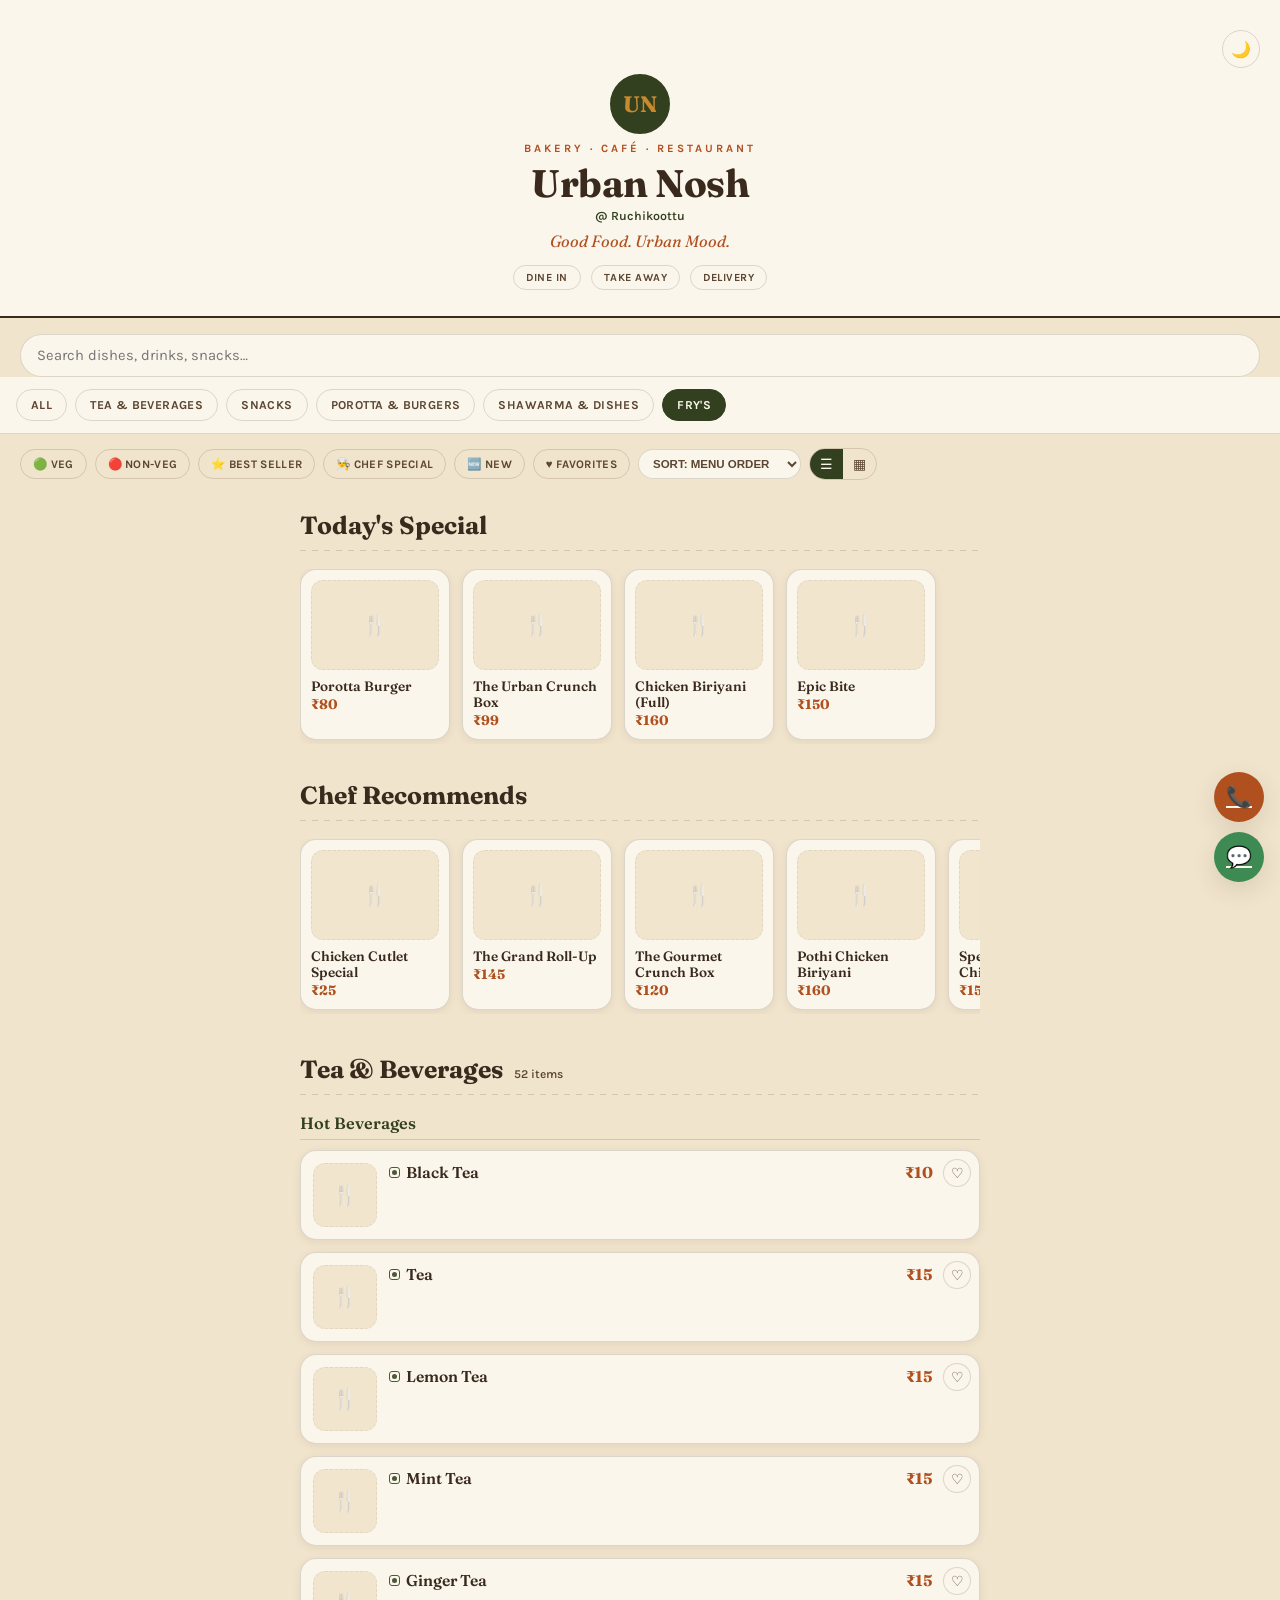
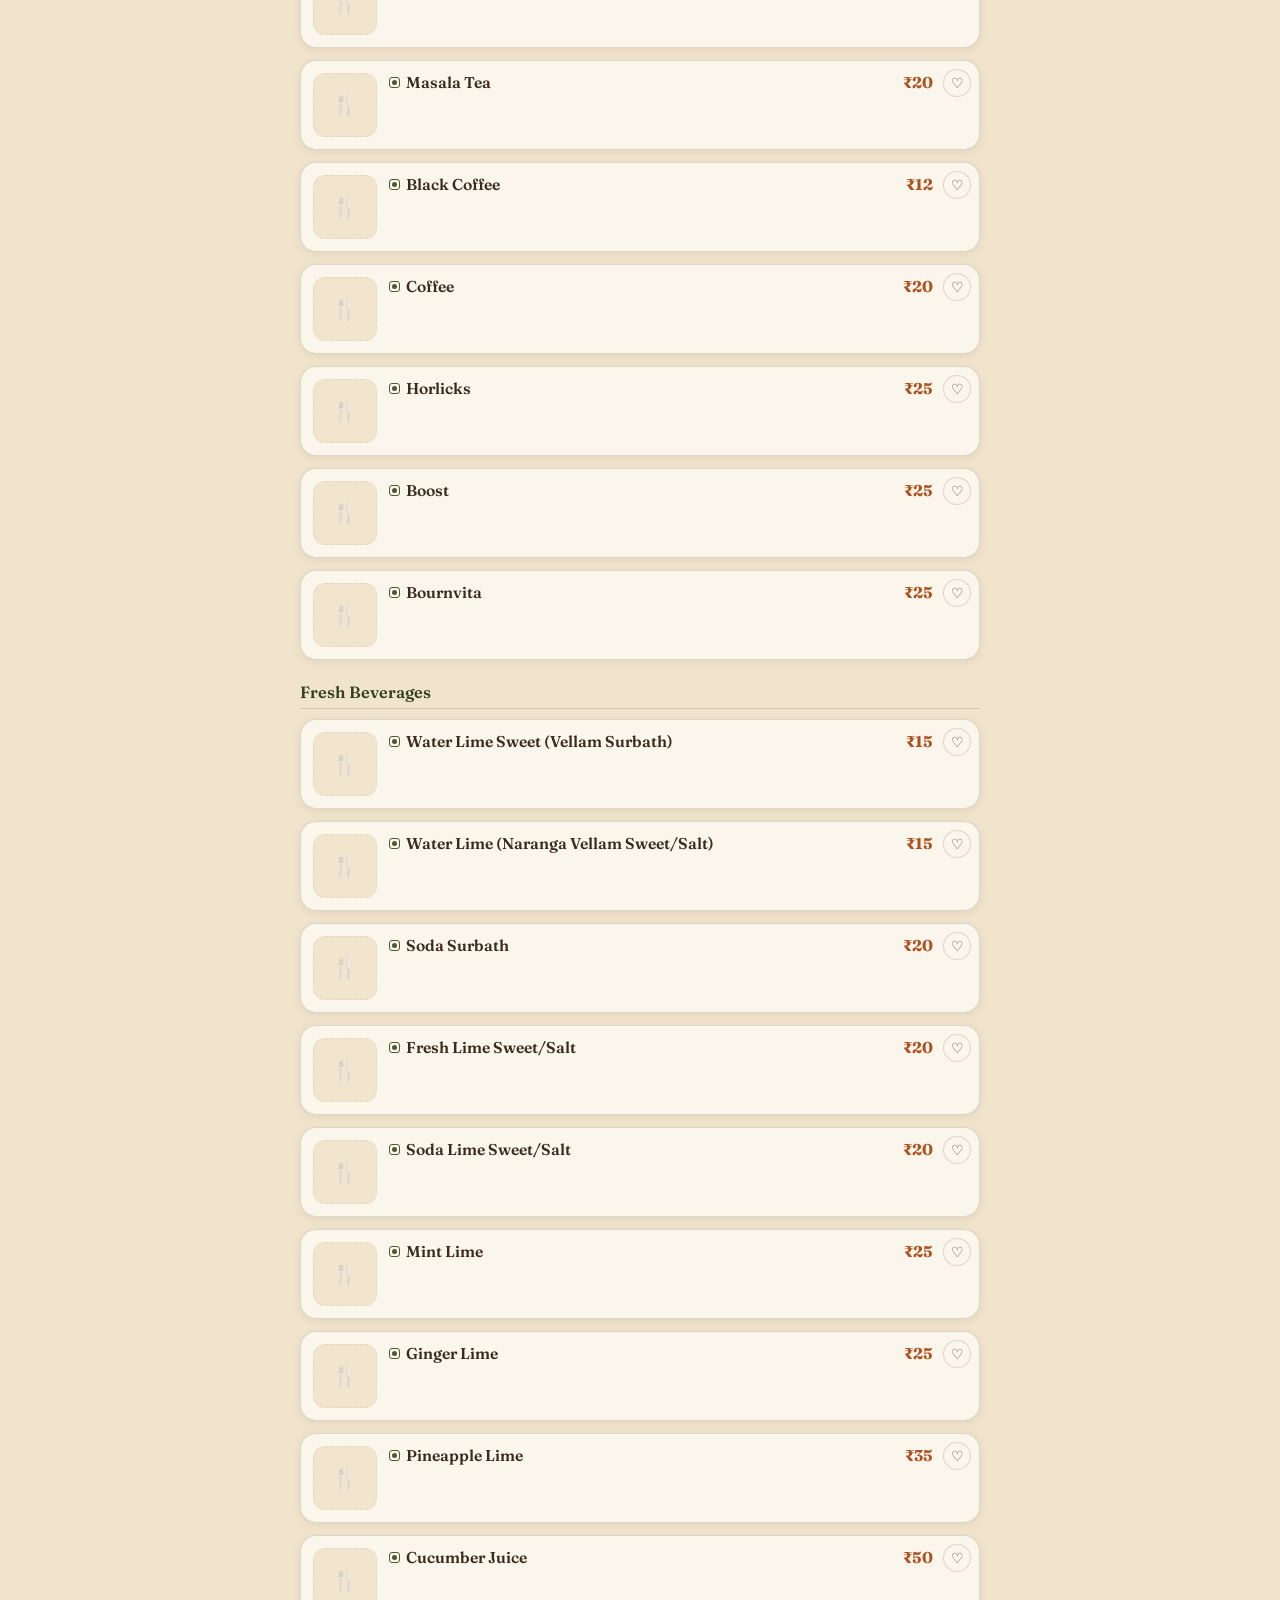
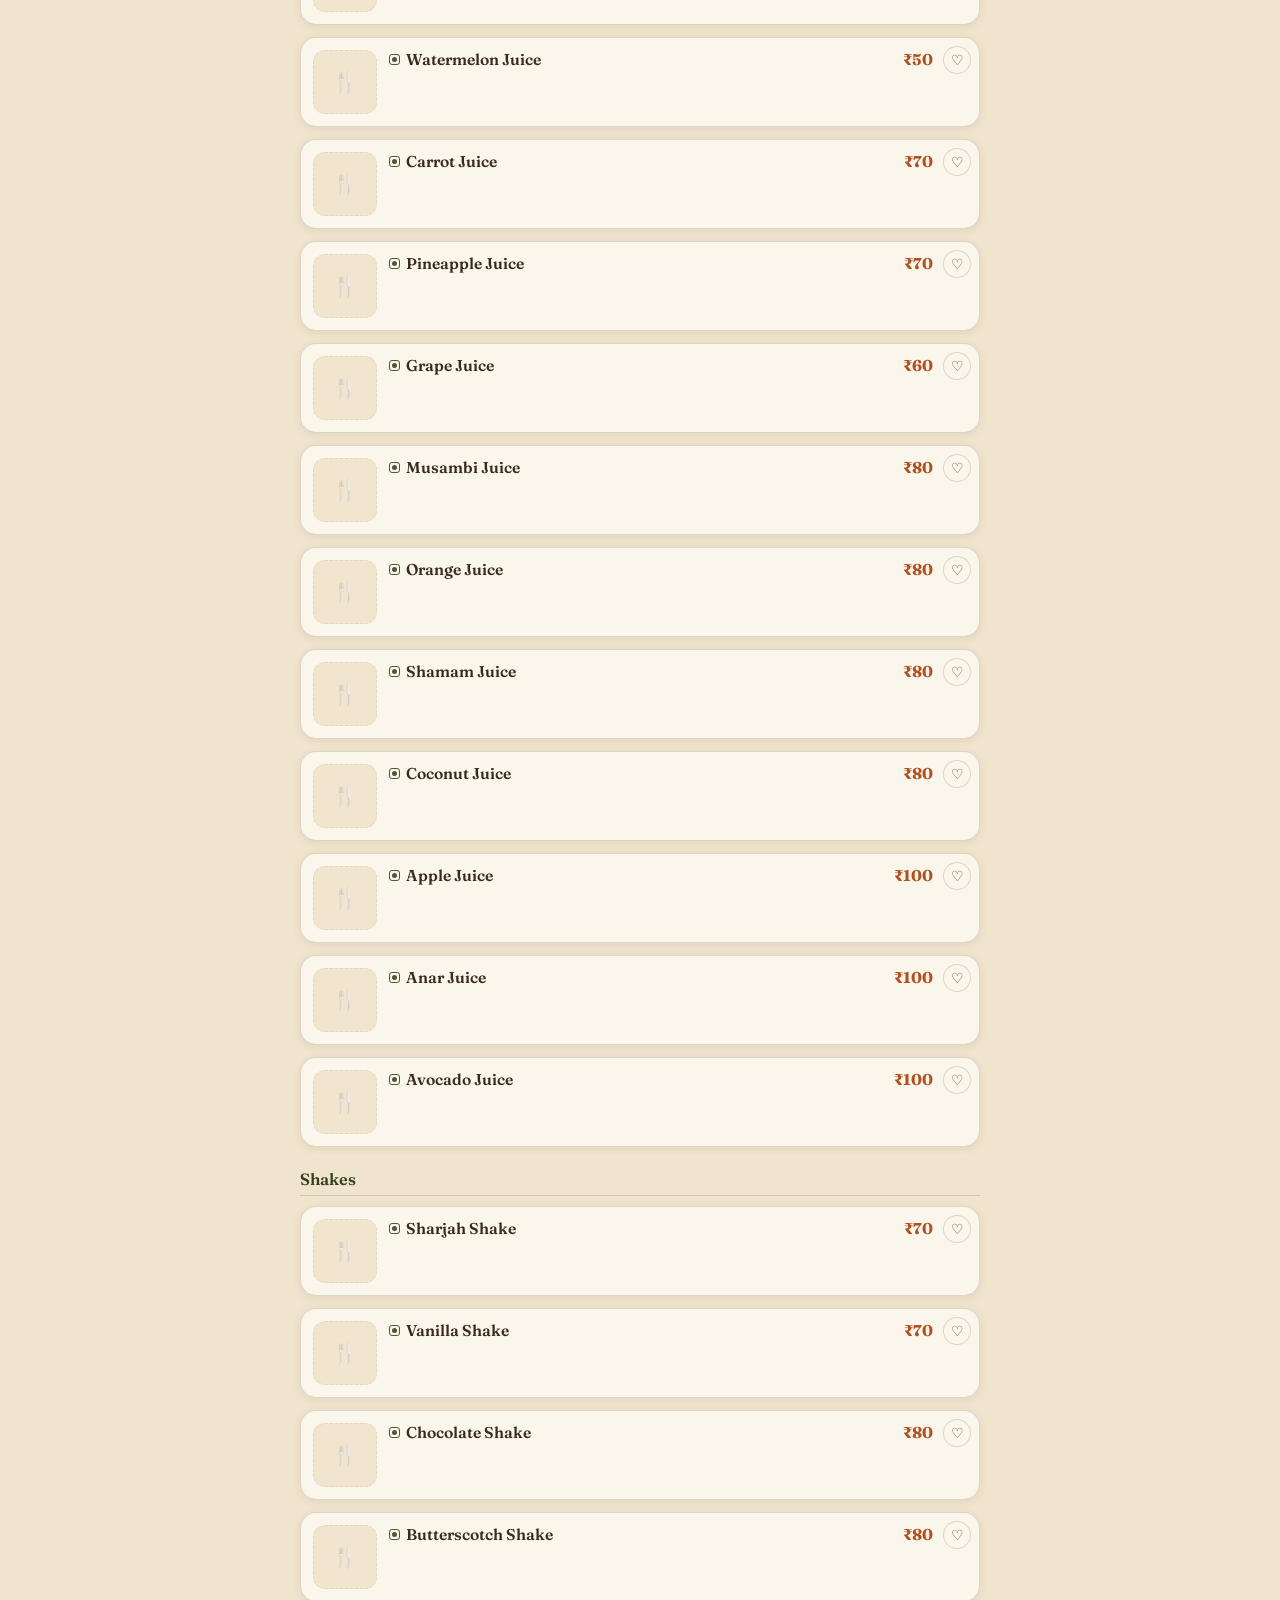
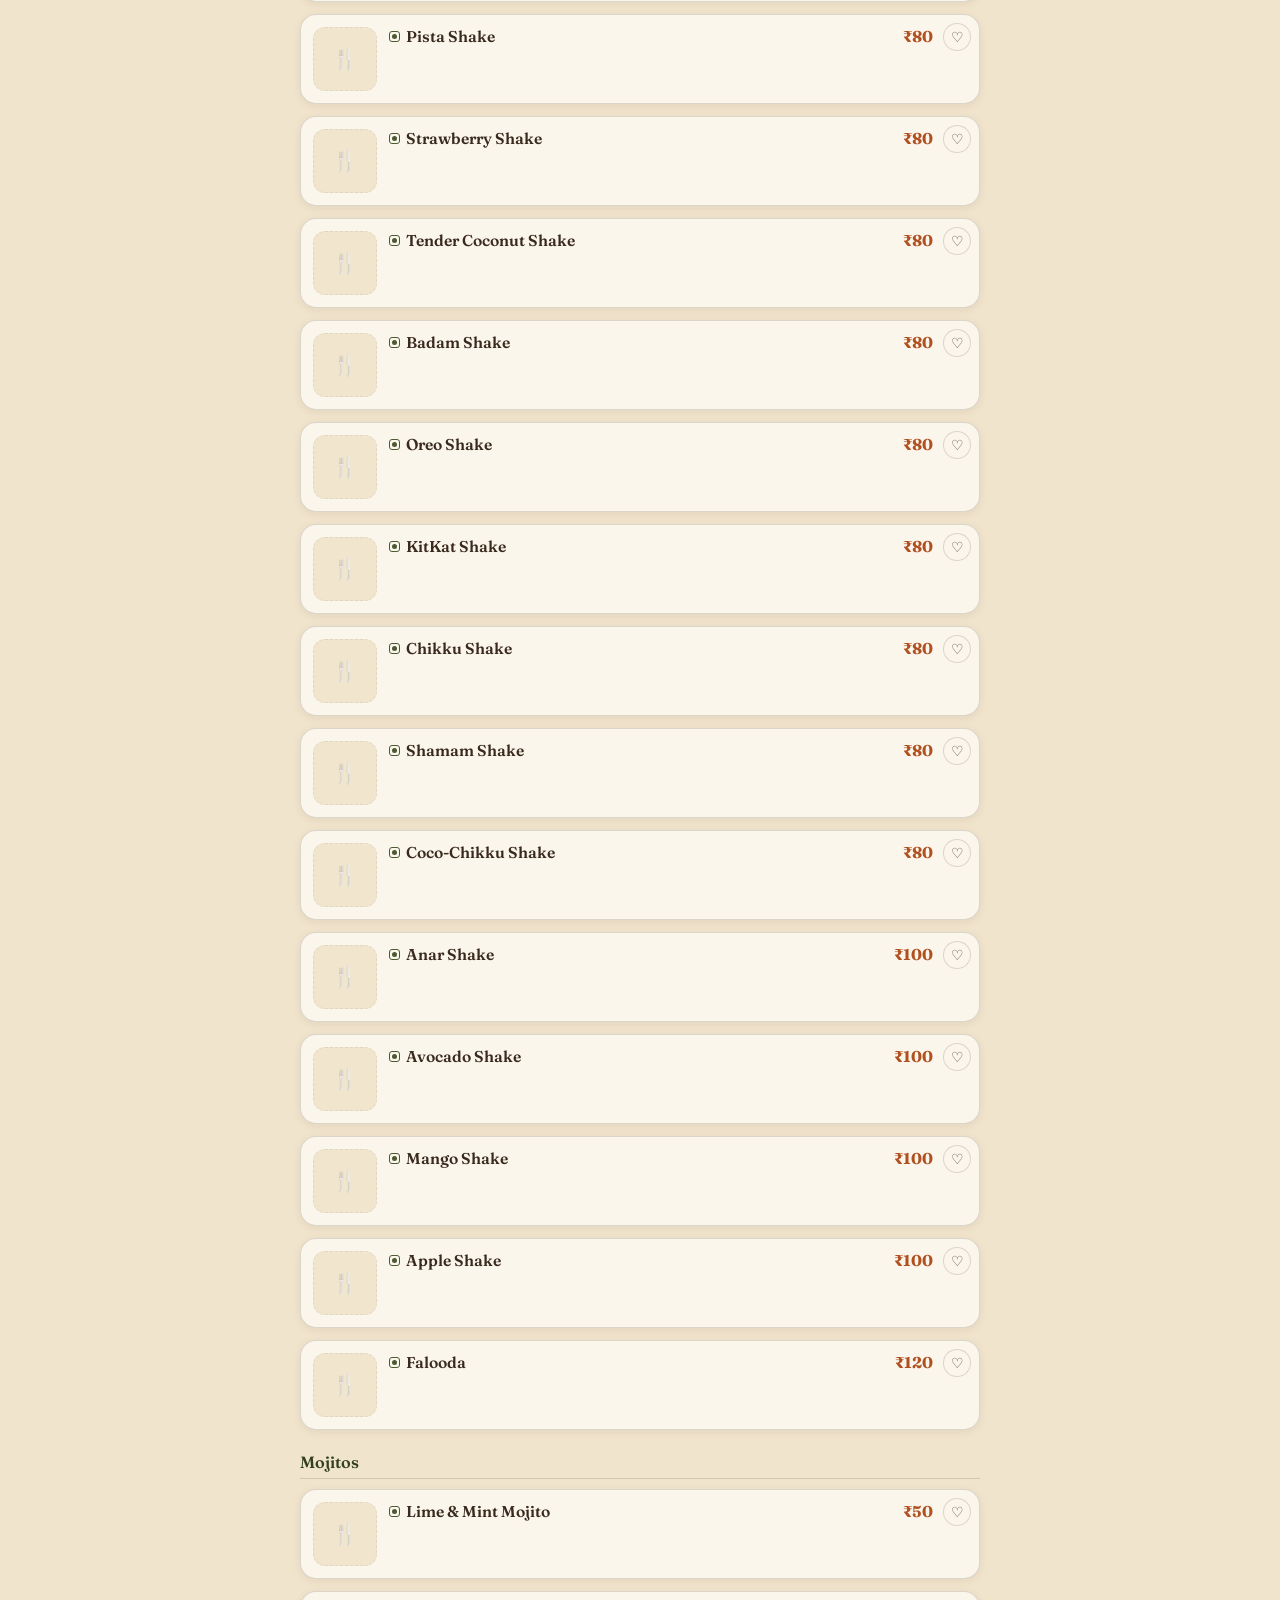
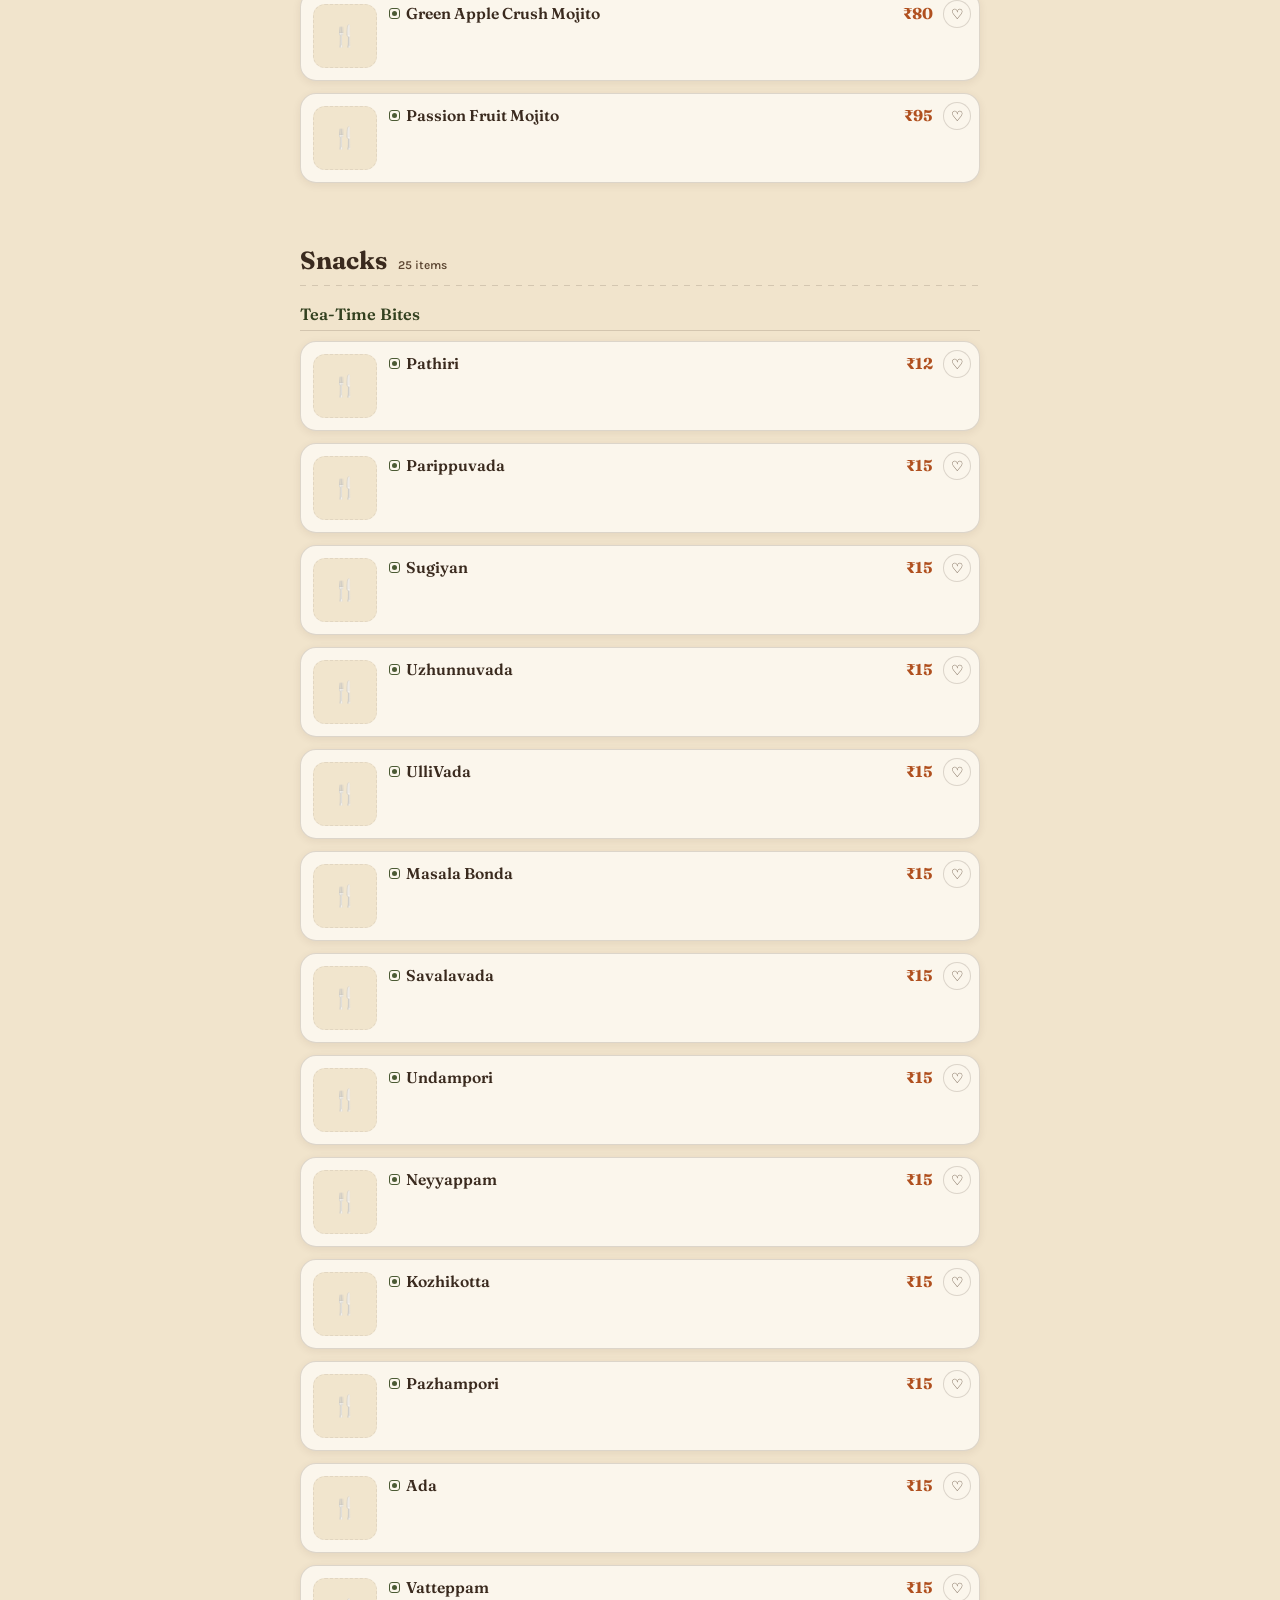
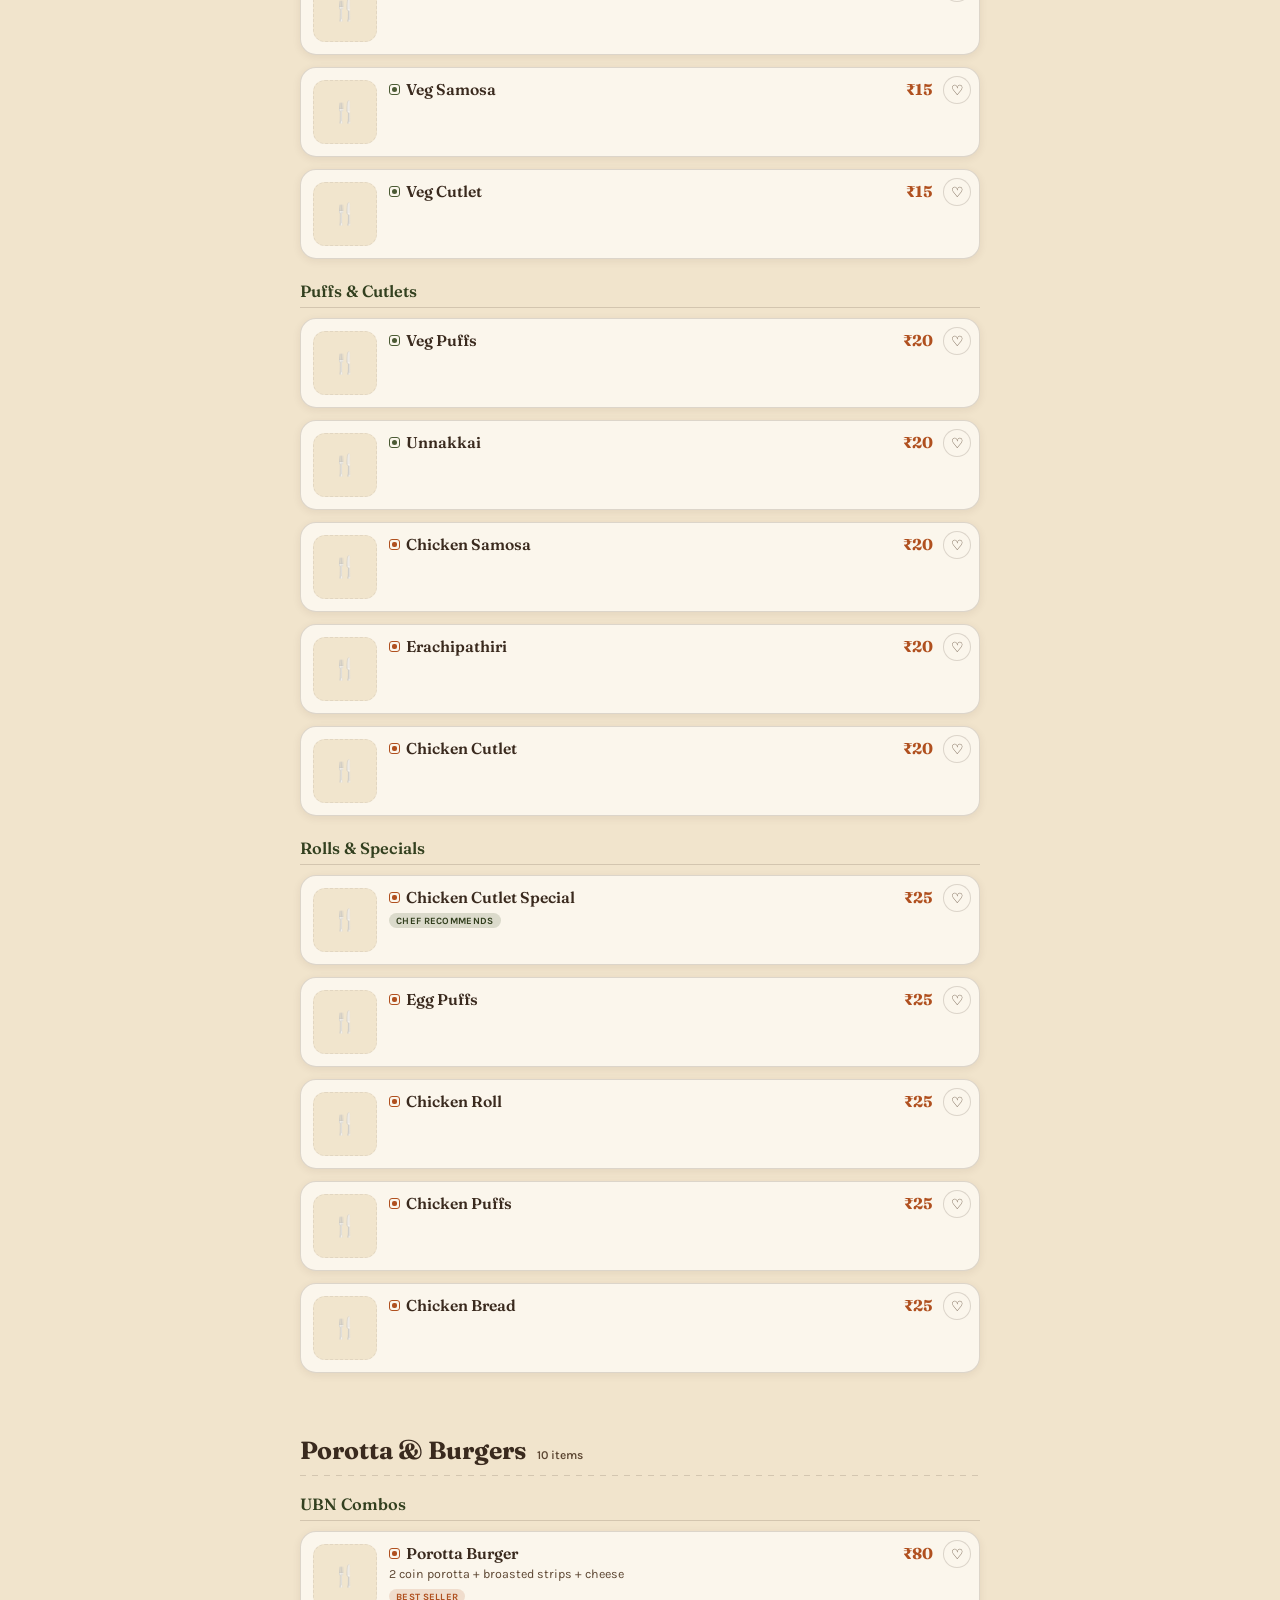
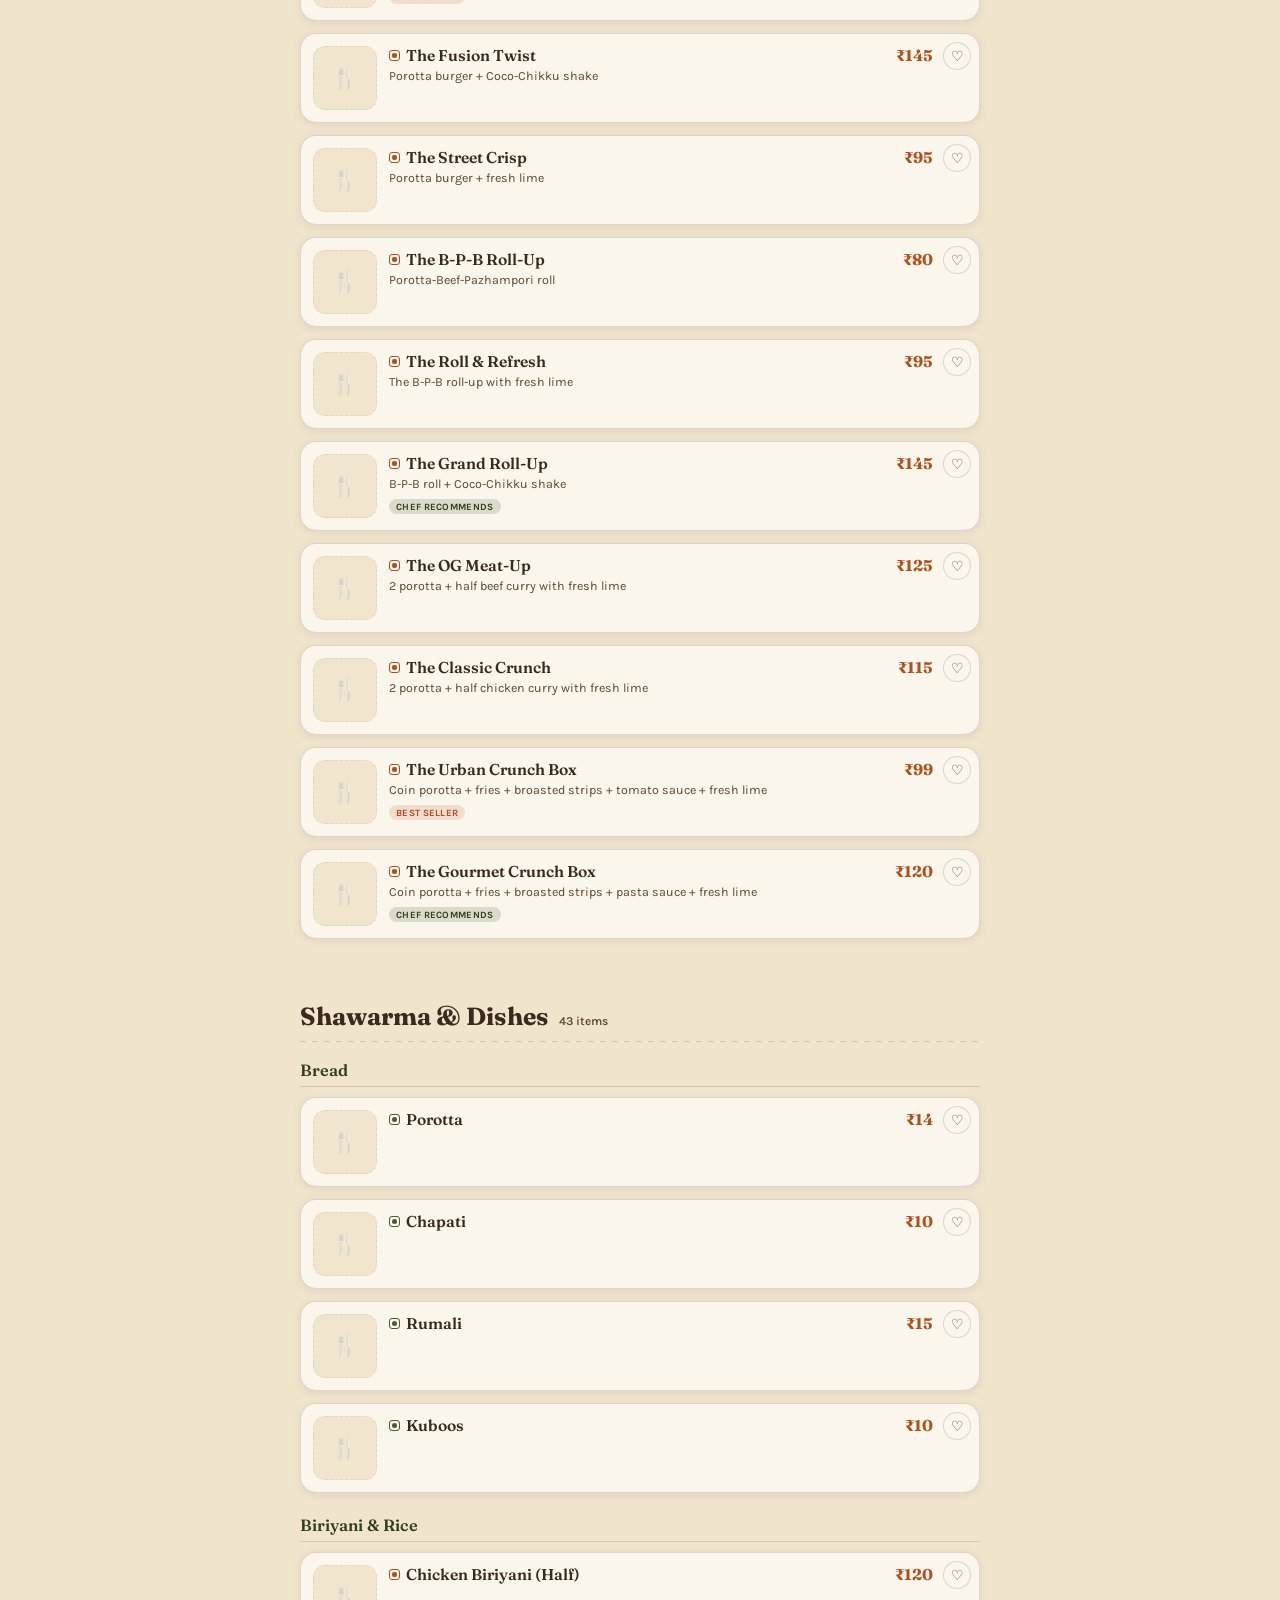
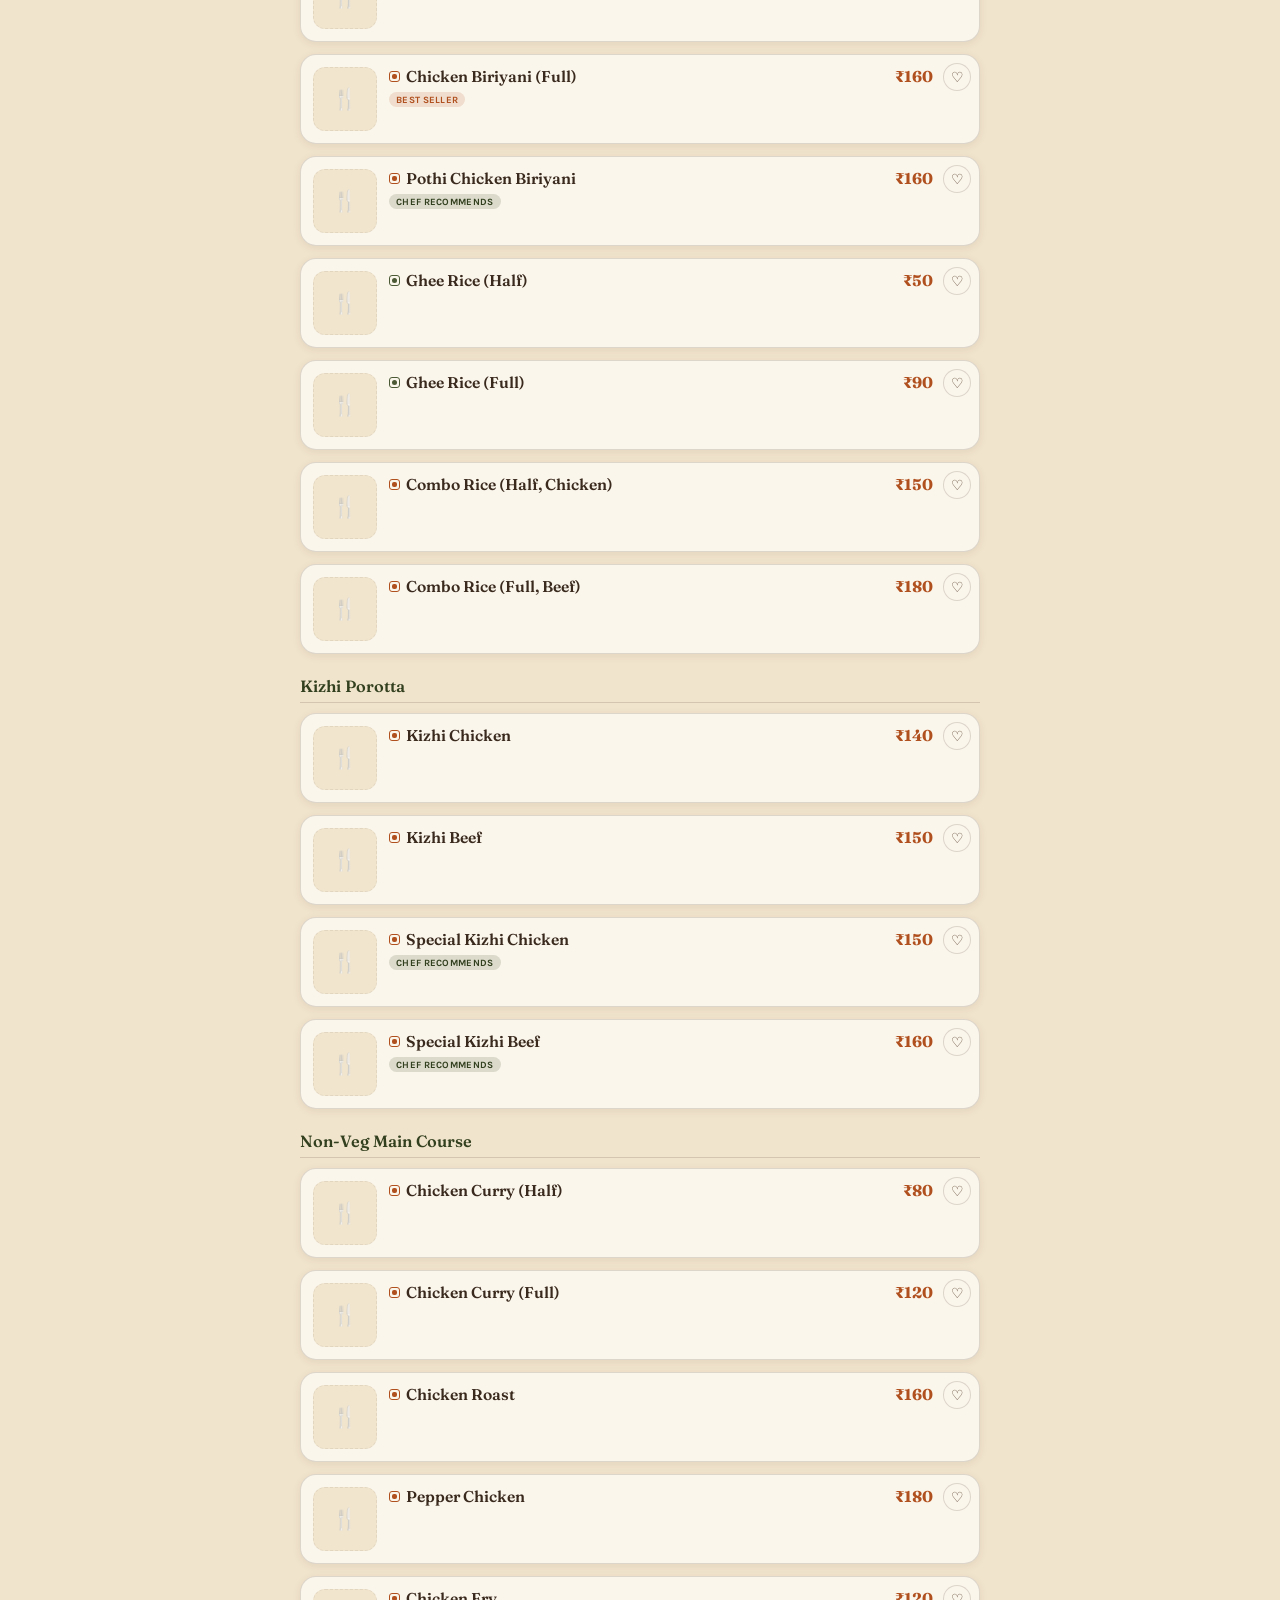
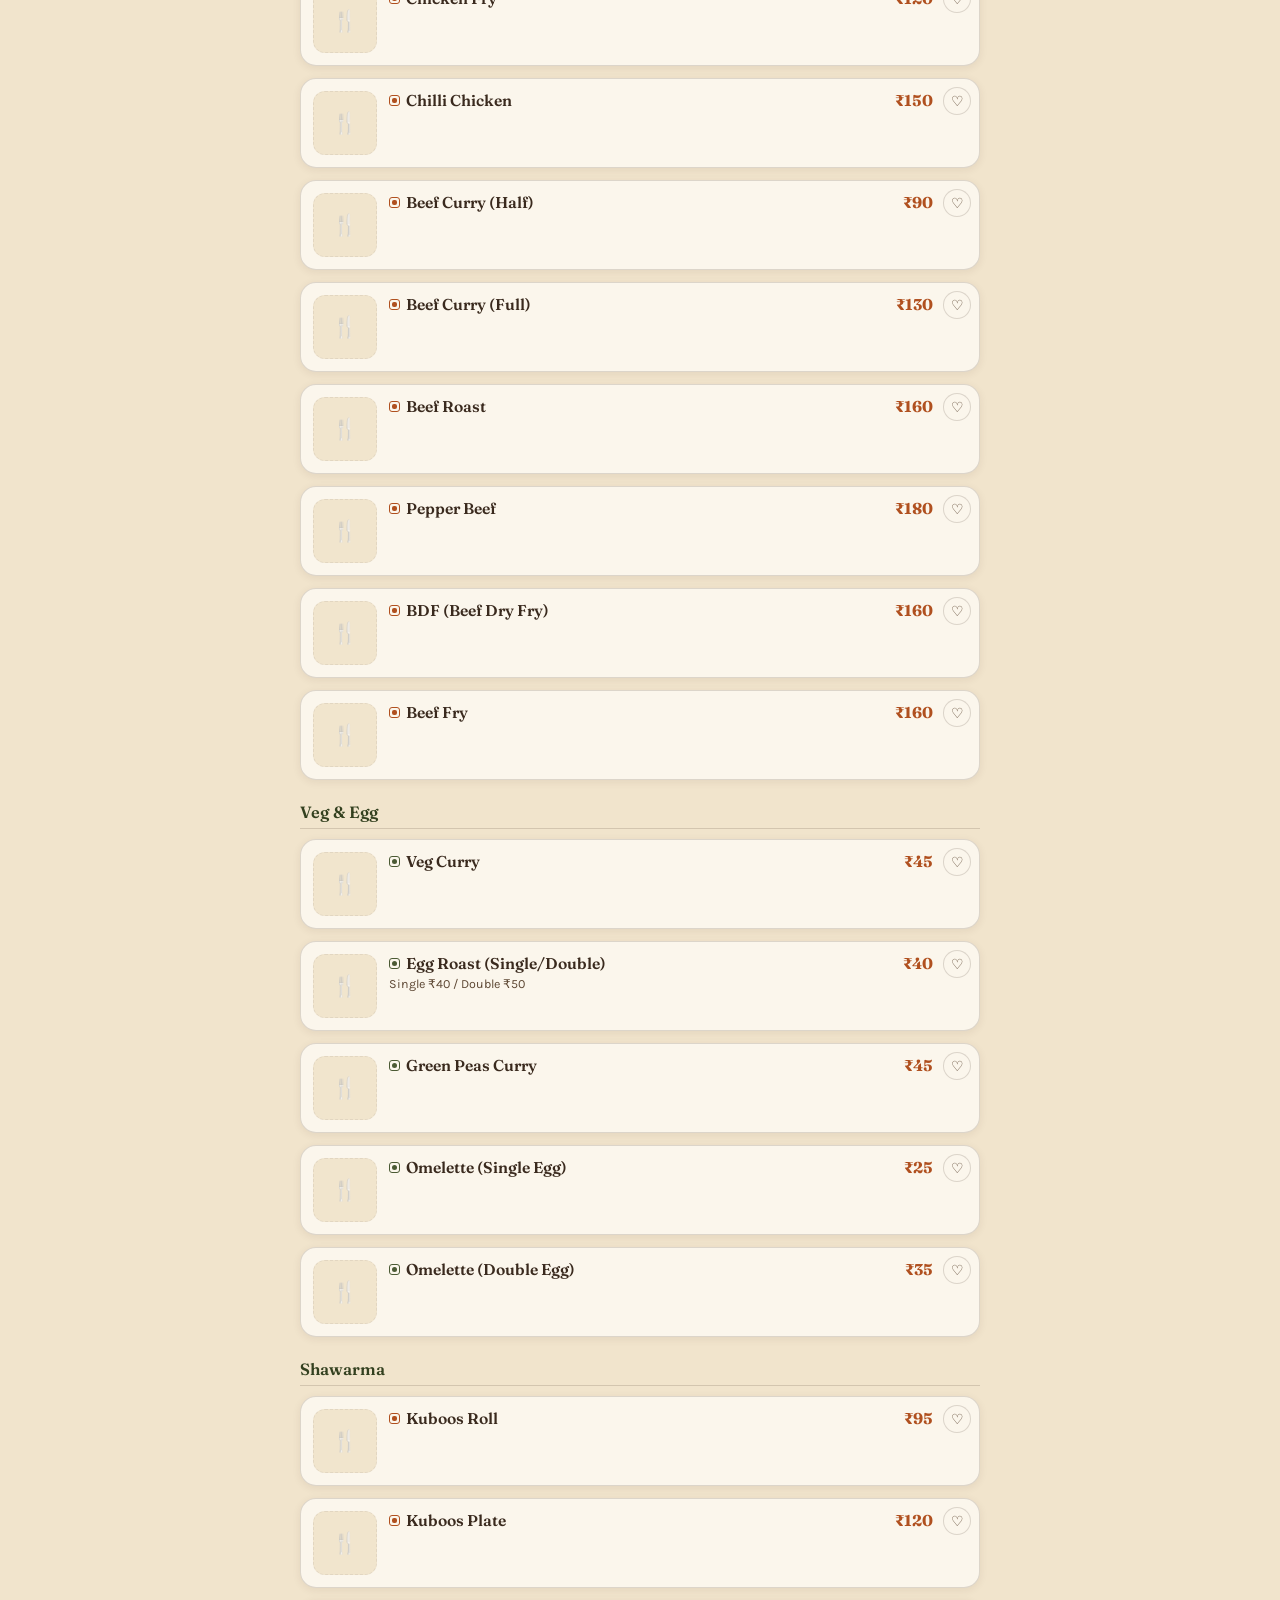
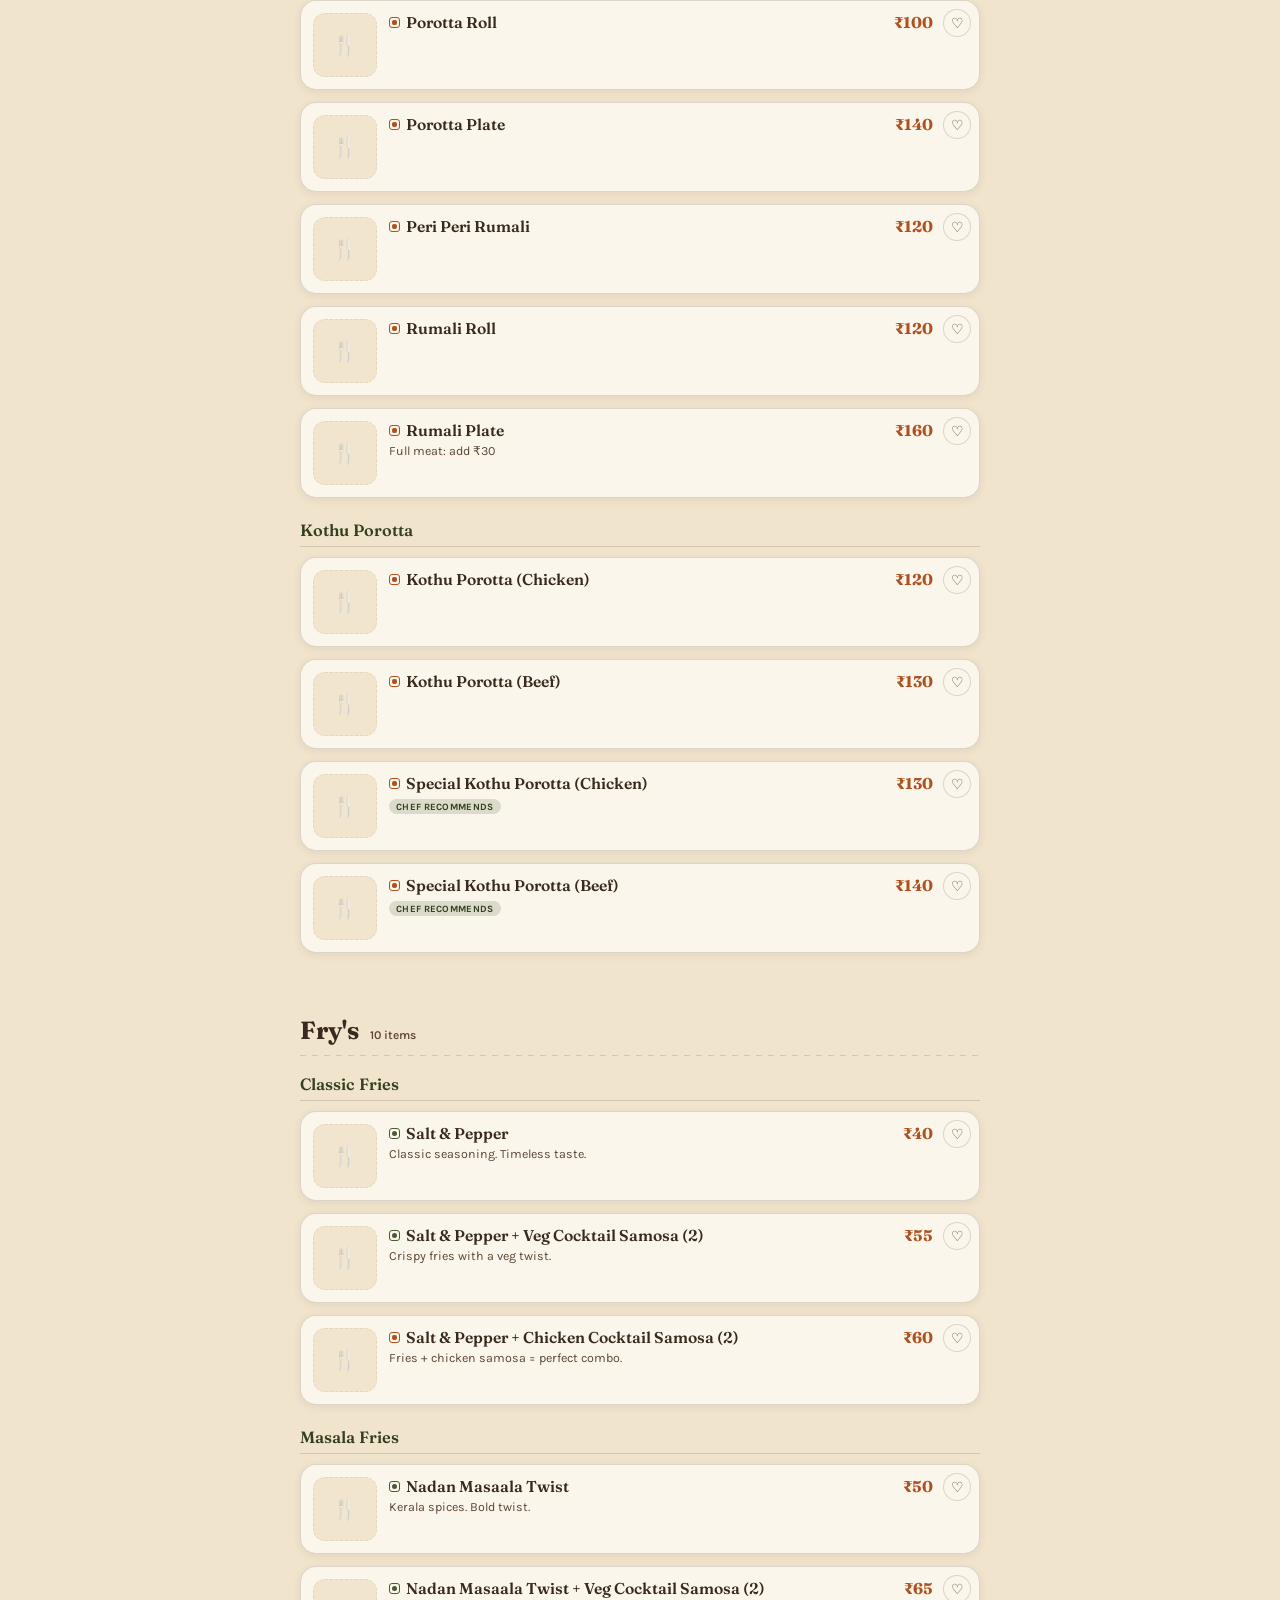
<file: index.html>
<!DOCTYPE html>
<html lang="en">
<head>
<meta charset="UTF-8">
<meta name="viewport" content="width=device-width, initial-scale=1.0, viewport-fit=cover">
<title>Urban Nosh — Menu</title>
<meta name="description" content="Urban Nosh — Good Food. Urban Mood. Browse our full menu: tea, snacks, porotta & burgers, shawarma & dishes, and fries.">
<meta name="theme-color" content="#33401F">

<!-- Open Graph -->
<meta property="og:title" content="Urban Nosh — Menu">
<meta property="og:description" content="Good Food. Urban Mood. Browse the full Urban Nosh menu.">
<meta property="og:type" content="website">

<!-- PWA -->
<link rel="manifest" href="manifest.json">
<link rel="icon" href="assets/icons/icon-192.png">
<link rel="apple-touch-icon" href="assets/icons/icon-192.png">

<link rel="preconnect" href="https://fonts.googleapis.com">
<link rel="preconnect" href="https://fonts.gstatic.com" crossorigin>
<link href="https://fonts.googleapis.com/css2?family=Fraunces:ital,opsz,wght@0,9..144,400;0,9..144,600;0,9..144,700;1,9..144,500&family=Karla:wght@400;500;600;700&display=swap" rel="stylesheet">
<link rel="stylesheet" href="style.css">

<!-- Schema.org structured data -->
<script type="application/ld+json">
{
  "@context": "https://schema.org",
  "@type": "Restaurant",
  "name": "Urban Nosh",
  "servesCuisine": ["Kerala", "Indian", "Fast Food", "Cafe"],
  "priceRange": "₹10 - ₹180"
}
</script>
</head>
<body>

<!-- Scroll progress bar -->
<div id="scrollProgress"></div>

<!-- Splash screen -->
<div id="splash">
  <div class="splash-crest" id="logoCrestSplash">UN</div>
  <div class="splash-text">URBAN NOSH</div>
</div>

<!-- Header / Hero -->
<header class="hero">
  <div class="hero-topbar">
    <button class="icon-btn" id="darkModeToggle" aria-label="Toggle dark mode">🌙</button>
  </div>
  <div class="crest" id="logoCrest">UN</div>
  <div class="eyebrow">Bakery · Café · Restaurant</div>
  <h1 class="brand" id="brandName">Urban Nosh</h1>
  <div class="handle" id="brandHandle">@ Ruchikoottu</div>
  <div class="tagline" id="brandTagline">Good Food. Urban Mood.</div>
  <div class="services-row" id="servicesRow"></div>
</header>

<!-- Search -->
<div class="search-bar" id="searchBar">
  <input type="search" id="searchInput" placeholder="Search dishes, drinks, snacks…" aria-label="Search menu">
  <button class="clear-search" id="clearSearch" aria-label="Clear search">✕</button>
  <div id="searchSuggestions"></div>
</div>

<!-- Sticky category nav -->
<nav class="cat-nav" id="catNav" aria-label="Menu categories"></nav>

<!-- Filter / Sort / View controls -->
<div class="controls-bar">
  <button class="filter-chip" data-filter="veg">🟢 Veg</button>
  <button class="filter-chip" data-filter="nonveg">🔴 Non-Veg</button>
  <button class="filter-chip" data-filter="bestSeller">⭐ Best Seller</button>
  <button class="filter-chip" data-filter="chefSpecial">👨‍🍳 Chef Special</button>
  <button class="filter-chip" data-filter="newItem">🆕 New</button>
  <button class="filter-chip" data-filter="favorites">♥ Favorites</button>
  <select class="sort-select" id="sortSelect" aria-label="Sort menu">
    <option value="default">Sort: Menu order</option>
    <option value="priceLow">Price: Low to High</option>
    <option value="priceHigh">Price: High to Low</option>
    <option value="az">A – Z</option>
    <option value="recent">Recently Added</option>
  </select>
  <div class="view-toggle">
    <button class="active" data-view="list" aria-label="List view">☰</button>
    <button data-view="grid" aria-label="Grid view">▦</button>
  </div>
</div>

<div class="wrap">

  <!-- Today's Special -->
  <section class="highlight-strip" id="todaysSpecialSection">
    <div class="sec-head"><h2 class="sec-title">Today's Special</h2></div>
    <hr class="divider">
    <div class="highlight-scroll" id="todaysSpecialScroll"></div>
  </section>

  <!-- Chef Recommends -->
  <section class="highlight-strip" id="chefRecoSection">
    <div class="sec-head"><h2 class="sec-title">Chef Recommends</h2></div>
    <hr class="divider">
    <div class="highlight-scroll" id="chefRecoScroll"></div>
  </section>

  <!-- Full menu, generated entirely from menu.json -->
  <div id="menuSections">
    <div class="skeleton-card"><div class="skeleton-block" style="width:64px;height:64px;"></div><div style="flex:1"><div class="skeleton-block" style="height:14px;width:60%;margin-bottom:8px;"></div><div class="skeleton-block" style="height:10px;width:90%;"></div></div></div>
  </div>

  <!-- About / Hours / Contact -->
  <section class="info-section" id="about">
    <div class="sec-head"><h2 class="sec-title">About Urban Nosh</h2></div>
    <hr class="divider">
    <div class="info-card">
      <h3>Our Story</h3>
      <p>A Kerala-style café and restaurant serving up crispy fries, hand-rolled shawarma, tea-time snacks, and comfort dishes made fresh every day.</p>
    </div>
    <div class="info-card">
      <h3>Opening Hours</h3>
      <p id="infoHours"></p>
    </div>
    <div class="info-card">
      <h3>Visit or Reach Us</h3>
      <p id="infoAddress"></p>
      <p id="infoPhone"></p>
      <div class="social-row" id="socialRow"></div>
    </div>
  </section>

</div>

<footer>
  <div class="fbrand" id="footerBrand">Urban Nosh</div>
  <div class="fline" id="footerHandle">@ Ruchikoottu</div>
  <div class="thanks">Thank you for supporting local</div>
</footer>

<!-- Floating action buttons -->
<div class="fab-stack">
  <button class="fab top" id="topFab" aria-label="Back to top">↑</button>
  <a class="fab call" id="callFab" href="#" aria-label="Call restaurant">📞</a>
  <a class="fab whatsapp" id="whatsappFab" href="#" target="_blank" rel="noopener" aria-label="Order on WhatsApp">💬</a>
</div>

<!-- Item detail modal -->
<div class="modal-overlay" id="modalOverlay" role="dialog" aria-modal="true" aria-label="Item details">
  <div class="modal-sheet">
    <div class="modal-drag"></div>
    <button class="modal-close" id="modalCloseBtn" aria-label="Close">✕</button>
    <div id="modalPhotoWrap"></div>
    <div class="modal-body">
      <div class="modal-title-row">
        <h2 class="modal-title" id="modalTitle"></h2>
        <div class="modal-price" id="modalPrice"></div>
      </div>
      <div class="badge-row" id="modalBadges"></div>
      <p class="modal-desc" id="modalDesc"></p>
      <div class="modal-meta-row">
        <div class="meta-item"><strong id="modalCategory"></strong>Category</div>
        <div class="meta-item"><strong id="modalPrepTime"></strong>Prep time</div>
        <div class="meta-item">
          <div class="spicy-meter" id="modalSpicyMeter"><span></span><span></span><span></span></div>
          Spice level
        </div>
      </div>
      <button class="filter-chip" id="modalFavBtn" style="margin-top:16px;">♡ Add to favorites</button>
    </div>
    <div class="modal-related" id="modalRelatedBlock">
      <h4>You might also like</h4>
      <div class="related-scroll" id="relatedScroll"></div>
    </div>
  </div>
</div>

<!-- Toast -->
<div class="toast" id="toast"></div>

<script src="script.js"></script>
</body>
</html>
</file>
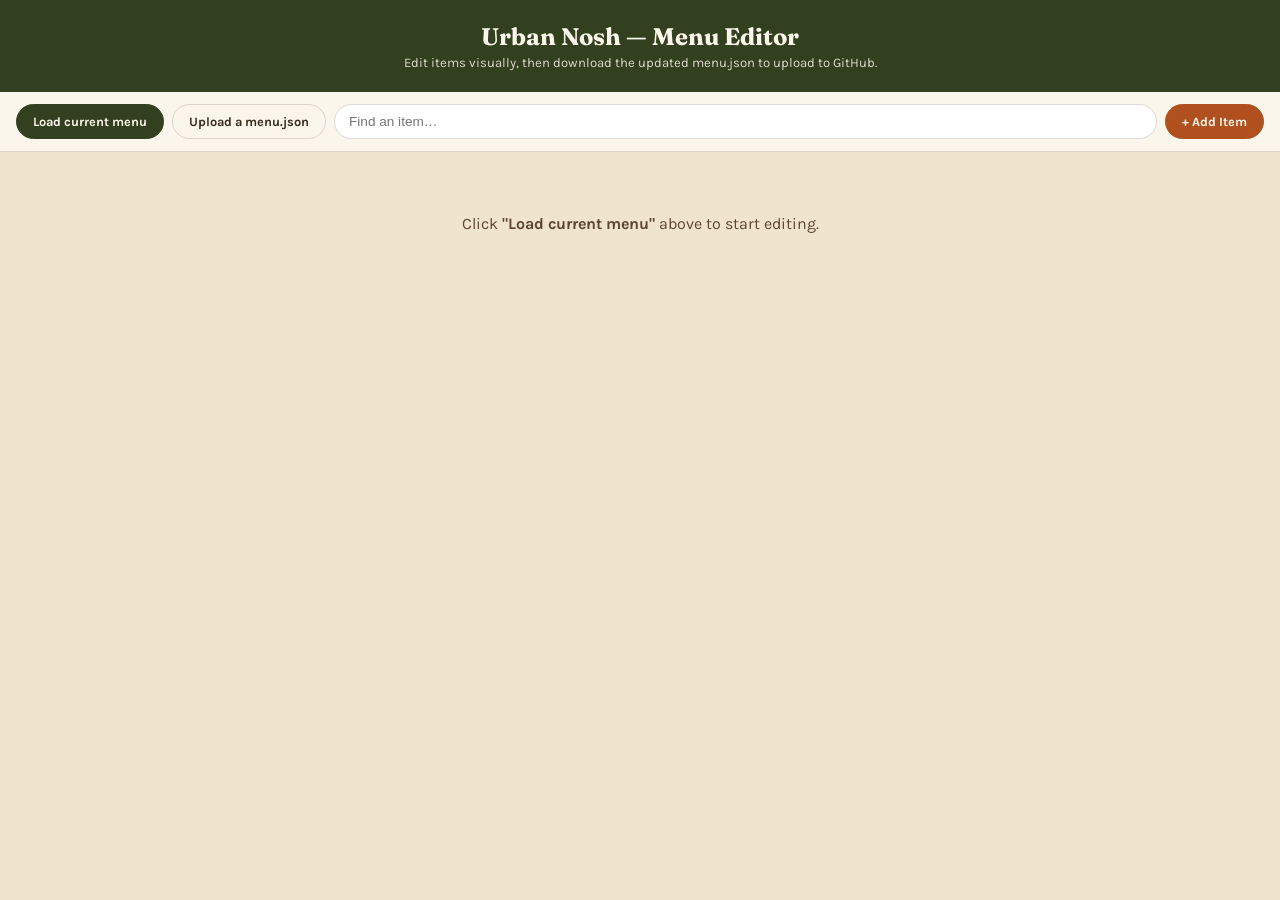
<file: admin.html>
<!DOCTYPE html>
<html lang="en">
<head>
<meta charset="UTF-8">
<meta name="viewport" content="width=device-width, initial-scale=1.0">
<title>Urban Nosh — Menu Editor</title>
<link rel="preconnect" href="https://fonts.googleapis.com">
<link rel="preconnect" href="https://fonts.gstatic.com" crossorigin>
<link href="https://fonts.googleapis.com/css2?family=Fraunces:ital,opsz,wght@0,9..144,400;0,9..144,600;0,9..144,700&family=Karla:wght@400;500;600;700&display=swap" rel="stylesheet">
<link rel="stylesheet" href="style.css">
<style>
  /* Admin-only additions — kept separate from the customer-facing style.css */
  body{padding-bottom:100px;}
  .admin-header{
    background:var(--olive-deep); color:var(--paper); padding:22px 20px; text-align:center;
  }
  .admin-header h1{font-family:var(--font-display); margin:0 0 4px; font-size:1.5rem;}
  .admin-header p{margin:0; font-size:.82rem; opacity:.85;}
  .admin-toolbar{
    position:sticky; top:0; z-index:80; background:var(--paper); border-bottom:1px solid var(--line);
    padding:12px 16px; display:flex; gap:8px; flex-wrap:wrap; align-items:center;
  }
  .admin-btn{
    font-size:.8rem; font-weight:700; border-radius:999px; padding:9px 16px; border:1.5px solid var(--line);
    background:transparent; color:var(--coffee); white-space:nowrap;
  }
  .admin-btn.primary{background:var(--rust); border-color:var(--rust); color:var(--paper);}
  .admin-btn.secondary{background:var(--olive-deep); border-color:var(--olive-deep); color:var(--paper);}
  .admin-search{flex:1; min-width:140px; padding:9px 14px; border-radius:999px; border:1.5px solid var(--line); font-size:.85rem;}
  #fileInput{display:none;}

  .banner{
    margin:14px 20px; padding:12px 16px; border-radius:10px; font-size:.82rem; line-height:1.5;
    background:rgba(201,138,46,0.15); border-left:3px solid var(--gold); color:var(--coffee-soft);
  }
  .banner.error{background:rgba(176,80,31,0.15); border-left-color:var(--rust);}
  .banner.success{background:rgba(75,90,52,0.15); border-left-color:var(--olive);}

  .admin-list{padding:6px 20px 40px; max-width:720px; margin:0 auto;}
  .admin-cat-group{margin-bottom:8px;}
  .admin-cat-header{
    font-family:var(--font-display); font-weight:700; font-size:1.1rem; padding:16px 0 8px;
    border-bottom:2px solid var(--line); margin-bottom:10px;
  }

  .edit-card{
    background:var(--paper); border:1px solid var(--line); border-radius:14px; padding:14px;
    margin-bottom:12px; box-shadow:var(--shadow-soft);
  }
  .edit-row{display:flex; gap:10px; margin-bottom:8px; flex-wrap:wrap;}
  .edit-row > *{flex:1; min-width:110px;}
  .edit-card label{font-size:.68rem; text-transform:uppercase; letter-spacing:.4px; color:var(--coffee-soft); font-weight:700; display:block; margin-bottom:3px;}
  .edit-card input[type="text"], .edit-card input[type="number"], .edit-card select, .edit-card textarea{
    width:100%; padding:8px 10px; border-radius:8px; border:1px solid var(--line); font-size:.85rem;
    font-family:var(--font-body); background:var(--cream); color:var(--coffee);
  }
  .edit-card textarea{resize:vertical; min-height:44px;}
  .toggle-row{display:flex; gap:14px; flex-wrap:wrap; margin:8px 0;}
  .toggle-row label{
    display:flex; align-items:center; gap:5px; font-size:.75rem; text-transform:none;
    letter-spacing:0; font-weight:600; color:var(--coffee); margin:0;
  }
  .toggle-row input{width:auto;}

  .photo-row{display:flex; align-items:center; gap:12px; margin-bottom:10px;}
  .photo-preview{
    width:64px; height:64px; border-radius:10px; object-fit:cover; background:var(--cream-deep);
    border:1px solid var(--line); flex:0 0 auto;
  }
  .photo-preview.empty{display:flex; align-items:center; justify-content:center; font-size:1.3rem; opacity:.5;}
  .photo-actions{display:flex; gap:8px; flex-wrap:wrap;}
  .photo-actions button{font-size:.72rem; padding:6px 12px; border-radius:999px; border:1px solid var(--line); background:transparent;}

  .card-footer{display:flex; justify-content:space-between; align-items:center; margin-top:6px;}
  .id-tag{font-size:.68rem; color:var(--coffee-soft);}
  .delete-btn{font-size:.72rem; color:var(--rust); background:none; border:none; font-weight:700;}

  .fab-save{
    position:fixed; bottom:18px; left:50%; transform:translateX(-50%);
    background:var(--rust); color:var(--paper); border:none; border-radius:999px;
    padding:14px 26px; font-weight:700; font-size:.9rem; box-shadow:var(--shadow); z-index:100;
  }
</style>
</head>
<body>

<div class="admin-header">
  <h1>Urban Nosh — Menu Editor</h1>
  <p>Edit items visually, then download the updated menu.json to upload to GitHub.</p>
</div>

<div class="admin-toolbar">
  <button class="admin-btn secondary" id="loadFromSiteBtn">Load current menu</button>
  <button class="admin-btn" id="loadFromFileBtn">Upload a menu.json</button>
  <input type="file" id="fileInput" accept="application/json">
  <input type="text" class="admin-search" id="adminSearch" placeholder="Find an item…">
  <button class="admin-btn primary" id="addItemBtn">+ Add Item</button>
</div>

<div id="bannerArea"></div>

<div class="admin-list" id="adminList">
  <p style="text-align:center; color:var(--coffee-soft); padding:40px 0;">
    Click <strong>"Load current menu"</strong> above to start editing.
  </p>
</div>

<button class="fab-save" id="downloadBtn" style="display:none;">⬇ Download Updated menu.json</button>

<script src="admin.js"></script>
</body>
</html>
</file>
<file: style.css>
/* =========================================================
   URBAN NOSH — Menu PWA
   Design tokens follow the restaurant's own printed-menu
   branding: cream backgrounds, olive green, deep brown,
   rust/gold accents. Do not introduce new brand colors here —
   edit the CSS variables below if the brand palette changes.
   ========================================================= */

:root{
  --cream: #F1E4CC;
  --cream-deep: #E8D5B0;
  --paper: #FBF6EC;
  --coffee: #3A2A1E;
  --coffee-soft: #5C4632;
  --olive: #4B5A34;
  --olive-deep: #33401F;
  --rust: #B0501F;
  --gold: #C98A2E;
  --line: rgba(58,42,30,0.16);
  --shadow: 0 8px 24px rgba(58,42,30,0.12);
  --shadow-soft: 0 2px 8px rgba(58,42,30,0.08);
  --radius: 16px;
  --radius-sm: 10px;
  --font-display: 'Fraunces', serif;
  --font-body: 'Karla', sans-serif;
}

/* Dark mode palette — same identity, inverted for low light */
[data-theme="dark"]{
  --cream: #201811;
  --cream-deep: #2B2119;
  --paper: #241B14;
  --coffee: #F1E4CC;
  --coffee-soft: #D8C7A8;
  --line: rgba(241,228,204,0.14);
  --shadow: 0 8px 24px rgba(0,0,0,0.4);
  --shadow-soft: 0 2px 8px rgba(0,0,0,0.3);
}

*{box-sizing:border-box;}
html{scroll-behavior:smooth;}
body{
  margin:0;
  background:var(--cream);
  color:var(--coffee);
  font-family:var(--font-body);
  -webkit-font-smoothing:antialiased;
  transition:background .3s ease, color .3s ease;
}
a{color:inherit;}
img{max-width:100%; display:block;}
button{font-family:inherit; cursor:pointer;}

.wrap{max-width:720px; margin:0 auto;}
.visually-hidden{
  position:absolute; width:1px; height:1px; overflow:hidden;
  clip:rect(0,0,0,0); white-space:nowrap;
}

/* ---------- SCROLL PROGRESS ---------- */
#scrollProgress{
  position:fixed; top:0; left:0; height:3px; width:0%;
  background:var(--rust); z-index:200; transition:width .1s linear;
}

/* ---------- SPLASH ---------- */
#splash{
  position:fixed; inset:0; z-index:500;
  background:var(--olive-deep);
  display:flex; flex-direction:column; align-items:center; justify-content:center;
  gap:14px;
  transition:opacity .5s ease, visibility .5s ease;
}
#splash.hide{opacity:0; visibility:hidden; pointer-events:none;}
.splash-crest{
  width:84px; height:84px; border-radius:50%;
  border:2px solid var(--gold);
  display:flex; align-items:center; justify-content:center;
  font-family:var(--font-display); font-weight:700; font-size:2rem;
  color:var(--gold);
  animation:pulse 1.4s ease-in-out infinite;
}
.splash-text{color:var(--paper); font-family:var(--font-display); letter-spacing:1px; font-size:.95rem; opacity:.85;}
@keyframes pulse{0%,100%{transform:scale(1);}50%{transform:scale(1.06);}}

/* ---------- HEADER / HERO ---------- */
header.hero{
  position:relative;
  background:var(--paper);
  border-bottom:2px solid var(--coffee);
  padding: 30px 20px 26px;
  text-align:center;
  overflow:hidden;
}
.hero-topbar{
  display:flex; justify-content:flex-end; margin-bottom:6px;
}
.icon-btn{
  background:none; border:1.5px solid var(--line); border-radius:50%;
  width:38px; height:38px; display:flex; align-items:center; justify-content:center;
  color:var(--coffee); font-size:1rem; transition:all .2s ease;
}
.icon-btn:hover{background:var(--olive-deep); color:var(--paper); border-color:var(--olive-deep);}
.crest{
  width:60px; height:60px; margin:0 auto 8px; border-radius:50%;
  border:2px solid var(--olive-deep); background:var(--olive-deep);
  display:flex; align-items:center; justify-content:center;
  color:var(--gold); font-family:var(--font-display); font-weight:700; font-size:1.4rem;
}
.eyebrow{font-size:.7rem; letter-spacing:3px; text-transform:uppercase; color:var(--rust); font-weight:700; margin-bottom:4px;}
h1.brand{font-family:var(--font-display); font-weight:700; font-size:2.4rem; margin:0 0 2px; letter-spacing:-.5px;}
.handle{font-size:.78rem; color:var(--olive-deep); font-weight:600; margin-bottom:8px;}
[data-theme="dark"] .handle{color:var(--gold);}
.tagline{font-family:var(--font-display); font-style:italic; font-size:1.02rem; color:var(--rust);}
.services-row{
  display:flex; justify-content:center; gap:10px; flex-wrap:wrap; margin-top:14px;
}
.service-pill{
  font-size:.68rem; text-transform:uppercase; letter-spacing:.5px; font-weight:700;
  border:1px solid var(--line); border-radius:999px; padding:5px 12px; color:var(--coffee-soft);
}

/* ---------- SEARCH ---------- */
.search-bar{
  margin: 16px 20px 0;
  position:relative;
}
.search-bar input{
  width:100%; padding:12px 40px 12px 16px; border-radius:999px;
  border:1.5px solid var(--line); background:var(--paper); color:var(--coffee);
  font-size:.92rem; font-family:var(--font-body);
}
.search-bar input:focus{outline:2px solid var(--gold); outline-offset:1px;}
.search-bar .clear-search{
  position:absolute; right:6px; top:50%; transform:translateY(-50%);
  background:none; border:none; color:var(--coffee-soft); font-size:1rem; padding:6px;
  display:none;
}
.search-bar.has-text .clear-search{display:block;}
#searchSuggestions{
  position:absolute; top:calc(100% + 6px); left:0; right:0;
  background:var(--paper); border:1px solid var(--line); border-radius:var(--radius-sm);
  box-shadow:var(--shadow); z-index:60; overflow:hidden; display:none;
}
#searchSuggestions.show{display:block;}
#searchSuggestions button{
  display:block; width:100%; text-align:left; background:none; border:none;
  padding:10px 14px; font-size:.85rem; color:var(--coffee); border-bottom:1px solid var(--line);
}
#searchSuggestions button:last-child{border-bottom:none;}
#searchSuggestions button:hover{background:var(--cream-deep);}

/* ---------- STICKY CATEGORY NAV ---------- */
nav.cat-nav{
  position:sticky; top:0; z-index:50;
  background:var(--paper); border-bottom:1px solid var(--line);
  padding:12px 16px; display:flex; gap:8px; overflow-x:auto; scrollbar-width:none;
}
nav.cat-nav::-webkit-scrollbar{display:none;}
nav.cat-nav button{
  flex:0 0 auto; font-size:.76rem; font-weight:700; letter-spacing:.4px; text-transform:uppercase;
  color:var(--coffee-soft); background:transparent; border:1.5px solid var(--line);
  padding:8px 14px; border-radius:999px; transition:all .2s ease; white-space:nowrap;
}
nav.cat-nav button.active, nav.cat-nav button:hover{
  background:var(--olive-deep); border-color:var(--olive-deep); color:var(--paper);
}

/* ---------- FILTER / SORT BAR ---------- */
.controls-bar{
  display:flex; gap:8px; padding:14px 20px 0; overflow-x:auto; scrollbar-width:none; align-items:center;
}
.controls-bar::-webkit-scrollbar{display:none;}
.filter-chip{
  flex:0 0 auto; font-size:.72rem; font-weight:700; text-transform:uppercase; letter-spacing:.3px;
  border:1.5px solid var(--line); background:transparent; color:var(--coffee-soft);
  padding:7px 12px; border-radius:999px; display:flex; align-items:center; gap:5px; white-space:nowrap;
}
.filter-chip.active{background:var(--rust); border-color:var(--rust); color:var(--paper);}
.sort-select{
  flex:0 0 auto; font-size:.72rem; font-weight:700; text-transform:uppercase;
  border:1.5px solid var(--line); background:var(--paper); color:var(--coffee-soft);
  padding:7px 10px; border-radius:999px;
}
.view-toggle{
  flex:0 0 auto; display:flex; border:1.5px solid var(--line); border-radius:999px; overflow:hidden;
}
.view-toggle button{
  background:transparent; border:none; padding:7px 10px; color:var(--coffee-soft); font-size:.85rem;
}
.view-toggle button.active{background:var(--olive-deep); color:var(--paper);}

/* ---------- SECTIONS ---------- */
section.category-section{padding:34px 20px 6px; scroll-margin-top:130px;}
.sec-head{display:flex; align-items:baseline; gap:10px; margin-bottom:2px;}
h2.sec-title{font-family:var(--font-display); font-weight:700; font-size:1.55rem; margin:0;}
.sec-count{font-size:.75rem; color:var(--coffee-soft); font-weight:600;}
.divider{border:none; height:1px; margin:10px 0 18px;
  background:repeating-linear-gradient(90deg, var(--line) 0 6px, transparent 6px 12px);}

.subcategory-block{margin-bottom:22px;}
h3.subcat-title{
  font-family:var(--font-display); font-size:1.02rem; font-weight:600; color:var(--olive-deep);
  margin:0 0 10px; padding-bottom:6px; border-bottom:1px solid var(--line);
}
[data-theme="dark"] h3.subcat-title{color:var(--gold);}

/* ---------- ITEM GRID / LIST ---------- */
.item-grid{display:grid; grid-template-columns:1fr; gap:12px;}
.item-grid.grid-2col{grid-template-columns:1fr 1fr;}

.item-card{
  background:var(--paper); border:1px solid var(--line); border-radius:var(--radius);
  padding:12px; display:flex; gap:12px; align-items:flex-start; text-align:left;
  box-shadow:var(--shadow-soft); position:relative; transition:transform .18s ease, box-shadow .18s ease;
  animation:fadeIn .35s ease both;
}
.item-card:hover{transform:translateY(-2px); box-shadow:var(--shadow);}
.grid-2col .item-card{flex-direction:column;}
@keyframes fadeIn{from{opacity:0; transform:translateY(6px);} to{opacity:1; transform:translateY(0);}}

.item-photo{
  flex:0 0 auto; width:64px; height:64px; border-radius:12px; object-fit:cover;
  background:var(--cream-deep); border:1px solid var(--line);
}
.grid-2col .item-photo{width:100%; height:110px;}
.item-photo.empty{display:flex; align-items:center; justify-content:center; font-size:1.3rem; opacity:.5; border-style:dashed;}

.item-info{flex:1; min-width:0;}
.item-top-row{display:flex; justify-content:space-between; gap:8px; align-items:flex-start; padding-right:34px;}
.grid-2col .item-top-row{padding-right:0;}
.item-name-row{display:flex; align-items:center; gap:6px; flex-wrap:wrap;}
.veg-dot{width:11px; height:11px; border:1.5px solid var(--olive); border-radius:3px; display:inline-flex; align-items:center; justify-content:center; flex:0 0 auto;}
.veg-dot::after{content:''; width:5px; height:5px; border-radius:50%; background:var(--olive);}
.veg-dot.nonveg{border-color:var(--rust);}
.veg-dot.nonveg::after{background:var(--rust); border-radius:2px;}
.item-name{font-family:var(--font-display); font-weight:600; font-size:.98rem;}
.item-price{font-family:var(--font-display); font-weight:700; color:var(--rust); font-size:.98rem; white-space:nowrap;}
.item-desc{font-size:.78rem; color:var(--coffee-soft); margin-top:3px; line-height:1.35;}
.badge-row{display:flex; gap:5px; flex-wrap:wrap; margin-top:6px;}
.badge{font-size:.6rem; text-transform:uppercase; font-weight:700; letter-spacing:.3px; padding:2px 7px; border-radius:999px;}
.badge.best{background:rgba(176,80,31,0.15); color:var(--rust);}
.badge.chef{background:rgba(75,90,52,0.18); color:var(--olive-deep);}
[data-theme="dark"] .badge.chef{color:var(--gold);}
.badge.new{background:var(--rust); color:var(--paper);}
.badge.out{background:var(--coffee-soft); color:var(--paper);}

.fav-btn{
  position:absolute; top:8px; right:8px; background:var(--paper); border:1px solid var(--line);
  border-radius:50%; width:28px; height:28px; display:flex; align-items:center; justify-content:center;
  font-size:.85rem; color:var(--coffee-soft); z-index:5;
}
.fav-btn.active{color:var(--rust); border-color:var(--rust);}
/* In grid view the photo spans the card's full width, so the default
   top:8/right:8 position naturally sits over the photo's corner
   instead of the price text below it — no override needed. */

.empty-state{
  text-align:center; padding:50px 20px; color:var(--coffee-soft);
}
.empty-state .big-icon{font-size:2.2rem; margin-bottom:10px;}

/* ---------- SKELETON LOADING ---------- */
.skeleton-card{
  background:var(--paper); border:1px solid var(--line); border-radius:var(--radius);
  padding:12px; display:flex; gap:12px;
}
.skeleton-block{background:linear-gradient(90deg, var(--cream-deep) 25%, var(--line) 37%, var(--cream-deep) 63%);
  background-size:400% 100%; animation:skeleton 1.4s ease infinite; border-radius:8px;}
@keyframes skeleton{0%{background-position:100% 50%;}100%{background-position:0 50%;}}

/* ---------- TODAY'S SPECIAL / CHEF STRIP ---------- */
.highlight-strip{padding:30px 20px 6px;}
.highlight-scroll{display:flex; gap:12px; overflow-x:auto; scrollbar-width:none; padding-bottom:4px;}
.highlight-scroll::-webkit-scrollbar{display:none;}
.highlight-card{
  flex:0 0 auto; width:150px; background:var(--paper); border:1px solid var(--line);
  border-radius:var(--radius); padding:10px; box-shadow:var(--shadow-soft);
}
.highlight-card .item-photo{width:100%; height:90px; margin-bottom:8px;}
.highlight-card .item-name{font-size:.85rem; display:block;}
.highlight-card .item-price{font-size:.85rem;}

/* ---------- MODAL ---------- */
.modal-overlay{
  position:fixed; inset:0; background:rgba(26,18,12,0.55); z-index:300;
  display:flex; align-items:flex-end; justify-content:center;
  opacity:0; visibility:hidden; transition:opacity .25s ease, visibility .25s ease;
}
.modal-overlay.open{opacity:1; visibility:visible;}
.modal-sheet{
  background:var(--paper); width:100%; max-width:640px; max-height:88vh; overflow-y:auto;
  border-radius:22px 22px 0 0; padding:0 0 26px; transform:translateY(40px);
  transition:transform .3s ease; position:relative;
}
.modal-overlay.open .modal-sheet{transform:translateY(0);}
.modal-drag{width:40px; height:4px; background:var(--line); border-radius:99px; margin:10px auto;}
.modal-photo{width:100%; height:220px; object-fit:cover; background:var(--cream-deep);}
.modal-photo.empty{display:flex; align-items:center; justify-content:center; font-size:2.5rem; opacity:.4;}
.modal-close{
  position:absolute; top:14px; right:16px; background:var(--paper); border:1px solid var(--line);
  border-radius:50%; width:34px; height:34px; display:flex; align-items:center; justify-content:center; z-index:5;
}
.modal-body{padding:18px 22px 0;}
.modal-title-row{display:flex; justify-content:space-between; align-items:flex-start; gap:10px;}
.modal-title{font-family:var(--font-display); font-weight:700; font-size:1.4rem;}
.modal-price{font-family:var(--font-display); font-weight:700; font-size:1.3rem; color:var(--rust); white-space:nowrap;}
.modal-desc{font-size:.9rem; color:var(--coffee-soft); margin-top:8px; line-height:1.5;}
.modal-meta-row{display:flex; gap:16px; margin-top:14px; flex-wrap:wrap;}
.meta-item{font-size:.75rem; color:var(--coffee-soft);}
.meta-item strong{display:block; color:var(--coffee); font-size:.85rem;}
.spicy-meter{display:flex; gap:3px; margin-top:3px;}
.spicy-meter span{width:8px; height:8px; border-radius:50%; background:var(--line);}
.spicy-meter span.on{background:var(--rust);}
.modal-related{margin:20px 22px 0;}
.modal-related h4{font-family:var(--font-display); font-size:.95rem; margin:0 0 10px;}
.related-scroll{display:flex; gap:10px; overflow-x:auto; scrollbar-width:none;}
.related-scroll::-webkit-scrollbar{display:none;}
.related-card{flex:0 0 auto; width:120px; cursor:pointer;}
.related-card .item-photo{width:100%; height:80px; margin-bottom:6px;}
.related-card .item-name{font-size:.78rem; display:block;}
.related-card .item-price{font-size:.78rem;}

/* ---------- ABOUT / HOURS / CONTACT ---------- */
.info-section{padding:36px 20px 6px;}
.info-card{
  background:var(--paper); border:1px solid var(--line); border-radius:var(--radius);
  padding:18px; margin-bottom:14px; box-shadow:var(--shadow-soft);
}
.info-card h3{font-family:var(--font-display); font-size:1.05rem; margin:0 0 8px;}
.info-card p{font-size:.85rem; color:var(--coffee-soft); margin:4px 0; line-height:1.5;}
.social-row{display:flex; gap:10px; margin-top:10px;}
.social-row a{
  border:1px solid var(--line); border-radius:50%; width:36px; height:36px;
  display:flex; align-items:center; justify-content:center; font-size:.95rem; color:var(--coffee-soft);
}

footer{
  margin-top:30px; padding:28px 20px 40px; text-align:center; background:var(--olive-deep); color:var(--paper);
}
footer .fbrand{font-family:var(--font-display); font-weight:700; font-size:1.15rem; margin-bottom:4px;}
footer .fline{font-size:.78rem; opacity:.85;}
footer .thanks{margin-top:12px; font-style:italic; font-family:var(--font-display); color:var(--gold); font-size:.92rem;}

/* ---------- FLOATING BUTTONS ---------- */
.fab-stack{position:fixed; right:16px; bottom:18px; display:flex; flex-direction:column; gap:10px; z-index:120;}
.fab{
  width:50px; height:50px; border-radius:50%; border:none; box-shadow:var(--shadow);
  display:flex; align-items:center; justify-content:center; font-size:1.3rem; color:var(--paper);
}
.fab.whatsapp{background:#3d8a52;}
.fab.call{background:var(--rust);}
.fab.top{background:var(--olive-deep); opacity:0; visibility:hidden; transform:translateY(10px); transition:all .25s ease;}
.fab.top.show{opacity:1; visibility:visible; transform:translateY(0);}

/* ---------- MISC ---------- */
.toast{
  position:fixed; bottom:90px; left:50%; transform:translateX(-50%) translateY(10px);
  background:var(--olive-deep); color:var(--paper); padding:10px 18px; border-radius:999px;
  font-size:.82rem; box-shadow:var(--shadow); z-index:400; opacity:0; visibility:hidden;
  transition:all .25s ease;
}
.toast.show{opacity:1; visibility:visible; transform:translateX(-50%) translateY(0);}

@media (prefers-reduced-motion: reduce){
  *{animation-duration:0.001ms !important; transition-duration:0.001ms !important;}
}

@media (max-width:380px){
  header.hero{padding:24px 16px 20px;}
  h1.brand{font-size:2.05rem;}
  section.category-section{padding:26px 14px 6px;}
  .item-photo{width:54px; height:54px;}
  nav.cat-nav button{padding:7px 11px; font-size:.7rem;}
}

:focus-visible{outline:2px solid var(--gold); outline-offset:2px;}
</file>
